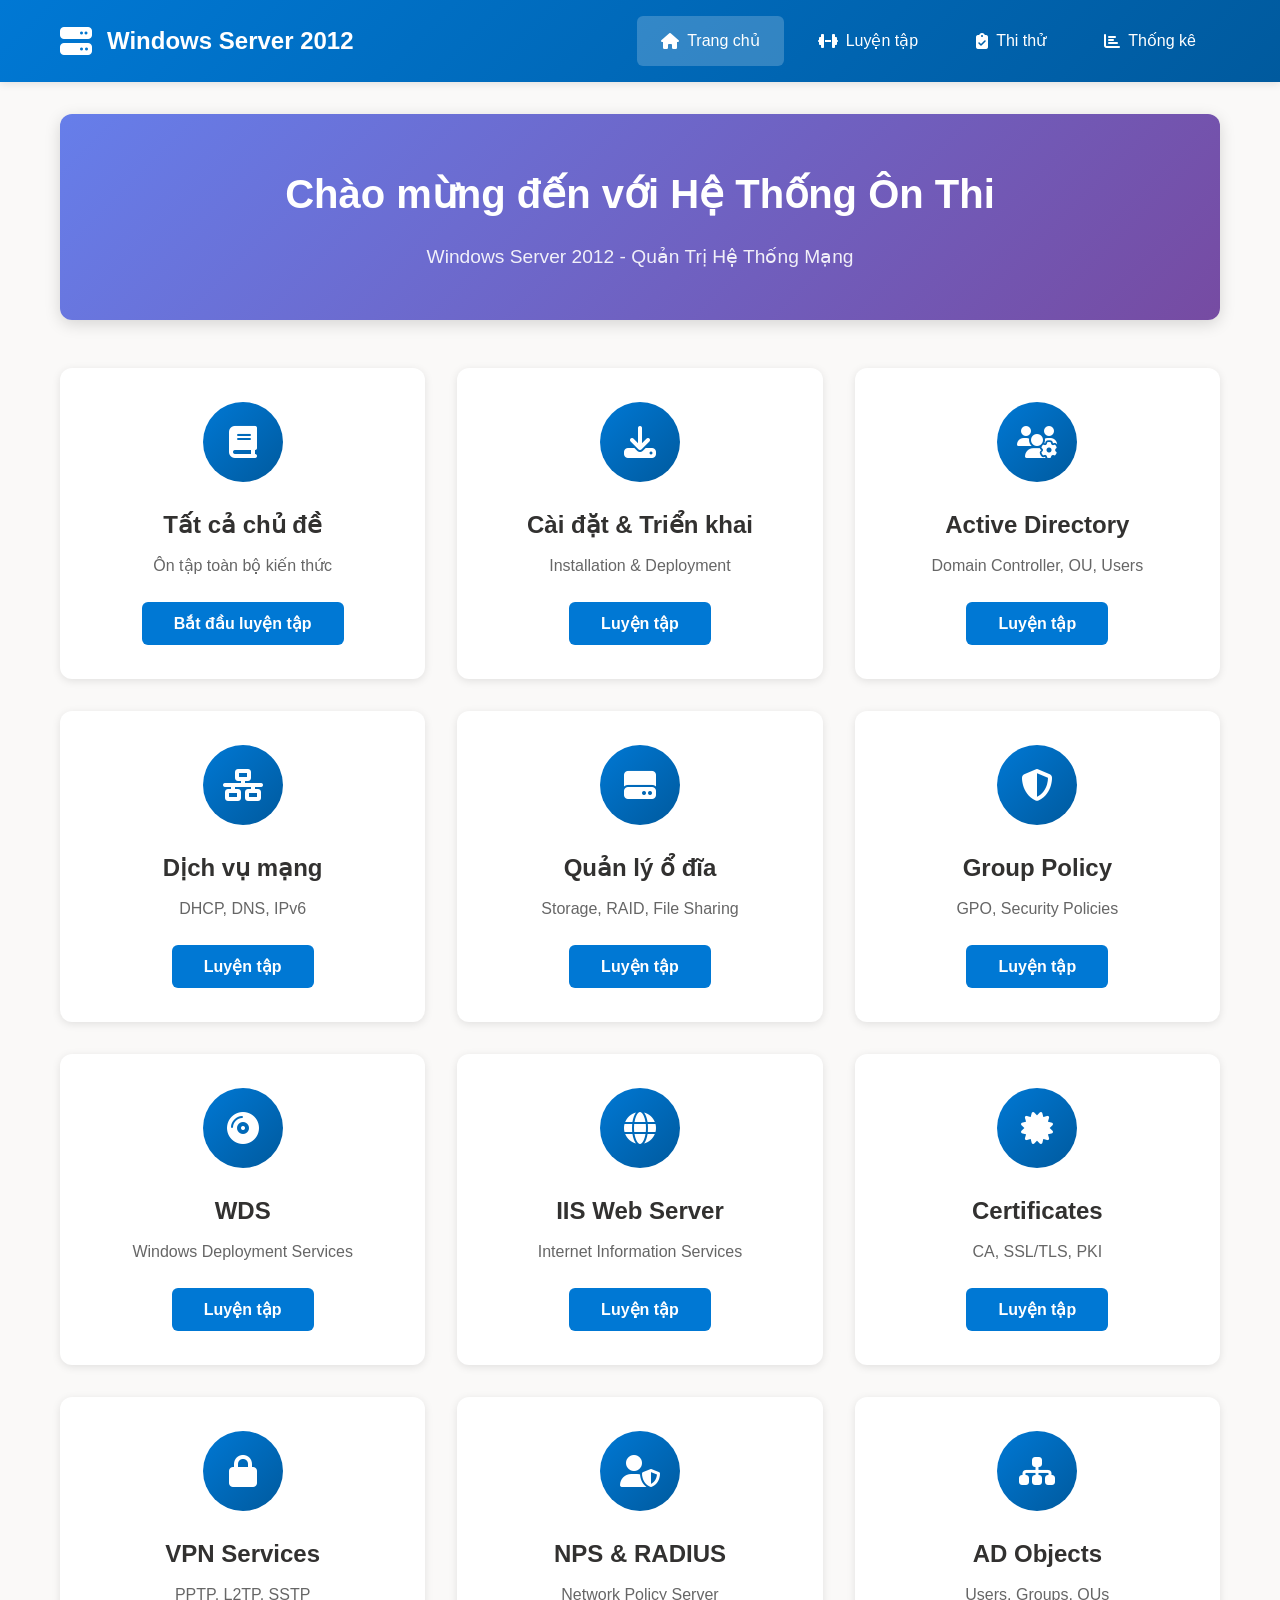
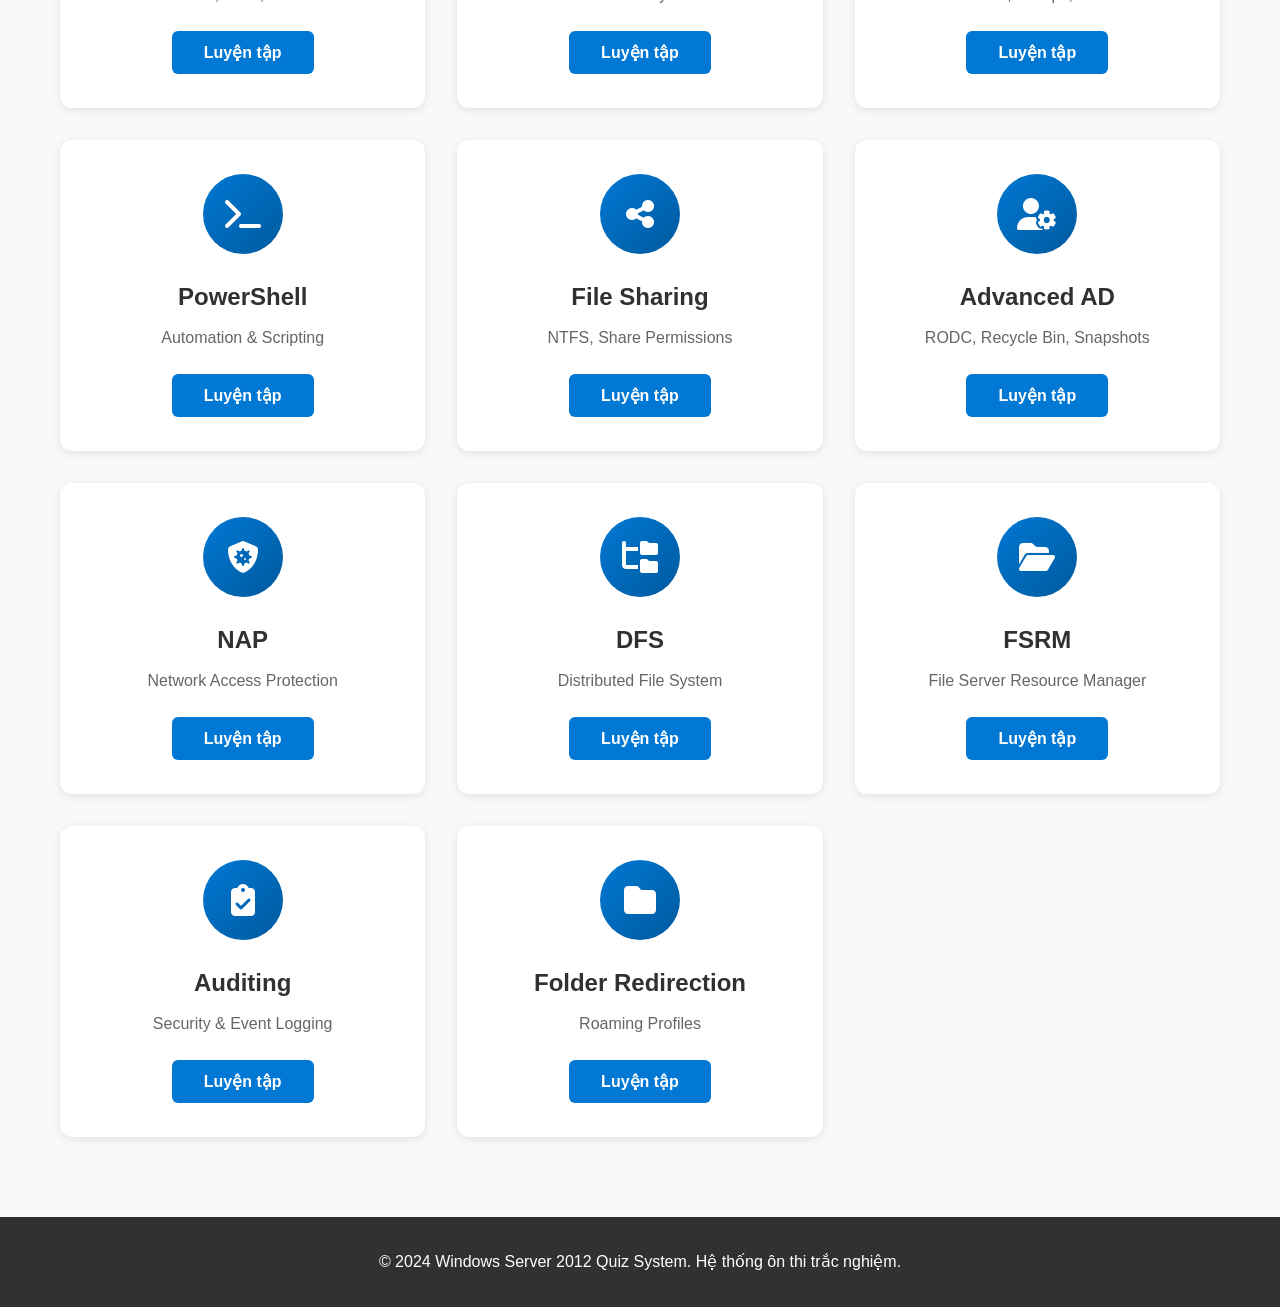
<file: index.html>
<!DOCTYPE html>
<html lang="vi">
<head>
    <meta charset="UTF-8">
    <meta name="viewport" content="width=device-width, initial-scale=1.0">
    <title>Ôn Thi Windows Server 2012 - Hệ Thống Trắc Nghiệm</title>
    <link rel="stylesheet" href="css/style.css">
    <link rel="stylesheet" href="https://cdnjs.cloudflare.com/ajax/libs/font-awesome/6.4.0/css/all.min.css">
</head>
<body>
    <!-- Header -->
    <header class="header">
        <div class="container">
            <div class="logo">
                <i class="fas fa-server"></i>
                <h1>Windows Server 2012</h1>
            </div>
            <nav class="nav">
                <a href="#" class="nav-link active" data-page="home">
                    <i class="fas fa-home"></i> Trang chủ
                </a>
                <a href="#" class="nav-link" data-page="practice">
                    <i class="fas fa-dumbbell"></i> Luyện tập
                </a>
                <a href="#" class="nav-link" data-page="exam">
                    <i class="fas fa-clipboard-check"></i> Thi thử
                </a>
                <a href="#" class="nav-link" data-page="statistics">
                    <i class="fas fa-chart-bar"></i> Thống kê
                </a>
            </nav>
        </div>
    </header>

    <!-- Main Content -->
    <main class="main-content">
        <!-- Home Page -->
        <div id="home-page" class="page active">
            <div class="container">
                <div class="hero">
                    <h2>Chào mừng đến với Hệ Thống Ôn Thi</h2>
                    <p>Windows Server 2012 - Quản Trị Hệ Thống Mạng</p>
                </div>

                <div class="topics-grid">
                    <div class="topic-card" data-topic="all">
                        <div class="topic-icon">
                            <i class="fas fa-book"></i>
                        </div>
                        <h3>Tất cả chủ đề</h3>
                        <p>Ôn tập toàn bộ kiến thức</p>
                        <button class="btn btn-primary" onclick="startPractice('all')">
                            Bắt đầu luyện tập
                        </button>
                    </div>

                    <div class="topic-card" data-topic="installation">
                        <div class="topic-icon">
                            <i class="fas fa-download"></i>
                        </div>
                        <h3>Cài đặt & Triển khai</h3>
                        <p>Installation & Deployment</p>
                        <button class="btn btn-primary" onclick="startPractice('installation')">
                            Luyện tập
                        </button>
                    </div>

                    <div class="topic-card" data-topic="active-directory">
                        <div class="topic-icon">
                            <i class="fas fa-users-cog"></i>
                        </div>
                        <h3>Active Directory</h3>
                        <p>Domain Controller, OU, Users</p>
                        <button class="btn btn-primary" onclick="startPractice('active-directory')">
                            Luyện tập
                        </button>
                    </div>

                    <div class="topic-card" data-topic="networking">
                        <div class="topic-icon">
                            <i class="fas fa-network-wired"></i>
                        </div>
                        <h3>Dịch vụ mạng</h3>
                        <p>DHCP, DNS, IPv6</p>
                        <button class="btn btn-primary" onclick="startPractice('networking')">
                            Luyện tập
                        </button>
                    </div>

                    <div class="topic-card" data-topic="storage">
                        <div class="topic-icon">
                            <i class="fas fa-hdd"></i>
                        </div>
                        <h3>Quản lý ổ đĩa</h3>
                        <p>Storage, RAID, File Sharing</p>
                        <button class="btn btn-primary" onclick="startPractice('storage')">
                            Luyện tập
                        </button>
                    </div>

                    <div class="topic-card" data-topic="group-policy">
                        <div class="topic-icon">
                            <i class="fas fa-shield-alt"></i>
                        </div>
                        <h3>Group Policy</h3>
                        <p>GPO, Security Policies</p>
                        <button class="btn btn-primary" onclick="startPractice('group-policy')">
                            Luyện tập
                        </button>
                    </div>

                    <div class="topic-card" data-topic="wds">
                        <div class="topic-icon">
                            <i class="fas fa-compact-disc"></i>
                        </div>
                        <h3>WDS</h3>
                        <p>Windows Deployment Services</p>
                        <button class="btn btn-primary" onclick="startPractice('wds')">
                            Luyện tập
                        </button>
                    </div>

                    <div class="topic-card" data-topic="iis">
                        <div class="topic-icon">
                            <i class="fas fa-globe"></i>
                        </div>
                        <h3>IIS Web Server</h3>
                        <p>Internet Information Services</p>
                        <button class="btn btn-primary" onclick="startPractice('iis')">
                            Luyện tập
                        </button>
                    </div>

                    <div class="topic-card" data-topic="certificates">
                        <div class="topic-icon">
                            <i class="fas fa-certificate"></i>
                        </div>
                        <h3>Certificates</h3>
                        <p>CA, SSL/TLS, PKI</p>
                        <button class="btn btn-primary" onclick="startPractice('certificates')">
                            Luyện tập
                        </button>
                    </div>

                    <div class="topic-card" data-topic="vpn">
                        <div class="topic-icon">
                            <i class="fas fa-lock"></i>
                        </div>
                        <h3>VPN Services</h3>
                        <p>PPTP, L2TP, SSTP</p>
                        <button class="btn btn-primary" onclick="startPractice('vpn')">
                            Luyện tập
                        </button>
                    </div>

                    <div class="topic-card" data-topic="nps">
                        <div class="topic-icon">
                            <i class="fas fa-user-shield"></i>
                        </div>
                        <h3>NPS & RADIUS</h3>
                        <p>Network Policy Server</p>
                        <button class="btn btn-primary" onclick="startPractice('nps')">
                            Luyện tập
                        </button>
                    </div>

                    <div class="topic-card" data-topic="ad-objects">
                        <div class="topic-icon">
                            <i class="fas fa-sitemap"></i>
                        </div>
                        <h3>AD Objects</h3>
                        <p>Users, Groups, OUs</p>
                        <button class="btn btn-primary" onclick="startPractice('ad-objects')">
                            Luyện tập
                        </button>
                    </div>

                    <div class="topic-card" data-topic="powershell">
                        <div class="topic-icon">
                            <i class="fas fa-terminal"></i>
                        </div>
                        <h3>PowerShell</h3>
                        <p>Automation & Scripting</p>
                        <button class="btn btn-primary" onclick="startPractice('powershell')">
                            Luyện tập
                        </button>
                    </div>

                    <div class="topic-card" data-topic="file-sharing">
                        <div class="topic-icon">
                            <i class="fas fa-share-alt"></i>
                        </div>
                        <h3>File Sharing</h3>
                        <p>NTFS, Share Permissions</p>
                        <button class="btn btn-primary" onclick="startPractice('file-sharing')">
                            Luyện tập
                        </button>
                    </div>

                    <div class="topic-card" data-topic="advanced-ad">
                        <div class="topic-icon">
                            <i class="fas fa-user-cog"></i>
                        </div>
                        <h3>Advanced AD</h3>
                        <p>RODC, Recycle Bin, Snapshots</p>
                        <button class="btn btn-primary" onclick="startPractice('advanced-ad')">
                            Luyện tập
                        </button>
                    </div>

                    <div class="topic-card" data-topic="nap">
                        <div class="topic-icon">
                            <i class="fas fa-shield-virus"></i>
                        </div>
                        <h3>NAP</h3>
                        <p>Network Access Protection</p>
                        <button class="btn btn-primary" onclick="startPractice('nap')">
                            Luyện tập
                        </button>
                    </div>

                    <div class="topic-card" data-topic="dfs">
                        <div class="topic-icon">
                            <i class="fas fa-folder-tree"></i>
                        </div>
                        <h3>DFS</h3>
                        <p>Distributed File System</p>
                        <button class="btn btn-primary" onclick="startPractice('dfs')">
                            Luyện tập
                        </button>
                    </div>

                    <div class="topic-card" data-topic="fsrm">
                        <div class="topic-icon">
                            <i class="fas fa-folder-open"></i>
                        </div>
                        <h3>FSRM</h3>
                        <p>File Server Resource Manager</p>
                        <button class="btn btn-primary" onclick="startPractice('fsrm')">
                            Luyện tập
                        </button>
                    </div>

                    <div class="topic-card" data-topic="auditing">
                        <div class="topic-icon">
                            <i class="fas fa-clipboard-check"></i>
                        </div>
                        <h3>Auditing</h3>
                        <p>Security & Event Logging</p>
                        <button class="btn btn-primary" onclick="startPractice('auditing')">
                            Luyện tập
                        </button>
                    </div>

                    <div class="topic-card" data-topic="folder-redirection">
                        <div class="topic-icon">
                            <i class="fas fa-folder"></i>
                        </div>
                        <h3>Folder Redirection</h3>
                        <p>Roaming Profiles</p>
                        <button class="btn btn-primary" onclick="startPractice('folder-redirection')">
                            Luyện tập
                        </button>
                    </div>
                </div>
            </div>
        </div>

        <!-- Practice Page -->
        <div id="practice-page" class="page">
            <div class="container">
                <div class="quiz-container" id="quiz-container">
                    <div class="quiz-header">
                        <h2 id="quiz-title">Luyện tập trắc nghiệm</h2>
                        <div class="quiz-info">
                            <span class="question-counter">
                                Câu <span id="current-question">1</span>/<span id="total-questions">10</span>
                            </span>
                        </div>
                    </div>

                    <div class="quiz-body">
                        <div class="question-text" id="question-text"></div>
                        <div class="answers" id="answers"></div>
                    </div>

                    <div class="quiz-footer">
                        <button class="btn btn-secondary" id="prev-btn" onclick="previousQuestion()">
                            <i class="fas fa-arrow-left"></i> Câu trước
                        </button>
                        <button class="btn btn-primary" id="next-btn" onclick="nextQuestion()">
                            Câu sau <i class="fas fa-arrow-right"></i>
                        </button>
                        <button class="btn btn-success" id="submit-btn" onclick="submitQuiz()" style="display: none;">
                            <i class="fas fa-check"></i> Nộp bài
                        </button>
                    </div>
                </div>

                <!-- Practice Result Modal -->
                <div id="practice-result-modal" class="modal">
                    <div class="modal-content">
                        <div class="result-header">
                            <i class="fas fa-trophy"></i>
                            <h2>Kết quả luyện tập</h2>
                        </div>
                        <div class="result-body">
                            <div class="score-circle">
                                <div class="score-text">
                                    <span id="practice-score-percentage">0</span>%
                                </div>
                            </div>
                            <div class="result-details">
                                <p><strong>Số câu đúng:</strong> <span id="practice-correct-count">0</span></p>
                                <p><strong>Số câu sai:</strong> <span id="practice-wrong-count">0</span></p>
                                <p><strong>Tổng số câu:</strong> <span id="practice-total-count">0</span></p>
                            </div>
                        </div>
                        <div class="result-footer">
                            <button class="btn btn-primary" onclick="reviewPracticeAnswers()">
                                <i class="fas fa-eye"></i> Xem đáp án
                            </button>
                            <button class="btn btn-success" onclick="restartPractice()">
                                <i class="fas fa-redo"></i> Làm lại
                            </button>
                            <button class="btn btn-secondary" onclick="closePracticeResult()">
                                <i class="fas fa-home"></i> Trang chủ
                            </button>
                        </div>
                    </div>
                </div>
            </div>
        </div>

        <!-- Exam Page -->
        <div id="exam-page" class="page">
            <div class="container">
                <div class="exam-setup" id="exam-setup">
                    <h2>Cài đặt bài thi</h2>
                    <div class="form-group">
                        <label>Chọn chủ đề:</label>
                        <select id="exam-topic" class="form-control">
                            <option value="all">Tất cả chủ đề</option>
                            <option value="installation">Cài đặt & Triển khai</option>
                            <option value="active-directory">Active Directory</option>
                            <option value="ad-objects">AD Objects (Users, Groups, OUs)</option>
                            <option value="powershell">PowerShell</option>
                            <option value="networking">Dịch vụ mạng (DHCP, DNS)</option>
                            <option value="storage">Quản lý ổ đĩa</option>
                            <option value="file-sharing">File Sharing & Permissions</option>
                            <option value="group-policy">Group Policy</option>
                            <option value="wds">Windows Deployment Services</option>
                            <option value="iis">IIS Web Server</option>
                            <option value="certificates">Certificates & SSL/TLS</option>
                            <option value="advanced-ad">Advanced AD Features</option>
                            <option value="vpn">VPN Services</option>
                            <option value="nps">Network Policy Server (NPS)</option>
                            <option value="nap">Network Access Protection (NAP)</option>
                            <option value="dfs">Distributed File System (DFS)</option>
                            <option value="fsrm">File Server Resource Manager</option>
                            <option value="auditing">Auditing & Security</option>
                            <option value="folder-redirection">Folder Redirection</option>
                        </select>
                    </div>
                    <div class="form-group">
                        <label>Số lượng câu hỏi:</label>
                        <input type="number" id="exam-questions" class="form-control" value="20" min="5" max="50">
                    </div>
                    <div class="form-group">
                        <label>Thời gian (phút):</label>
                        <input type="number" id="exam-time" class="form-control" value="30" min="5" max="120">
                    </div>
                    <button class="btn btn-success btn-large" onclick="startExam()">
                        <i class="fas fa-play"></i> Bắt đầu thi
                    </button>
                </div>

                <div class="exam-container" id="exam-container" style="display: none;">
                    <div class="exam-header">
                        <h2>Bài thi trắc nghiệm</h2>
                        <div class="timer" id="timer">
                            <i class="fas fa-clock"></i>
                            <span id="time-remaining">30:00</span>
                        </div>
                    </div>
                    <div class="question-grid" id="question-grid"></div>
                    <div class="exam-question" id="exam-question"></div>
                    <div class="exam-footer">
                        <button class="btn btn-danger" onclick="endExam()">
                            <i class="fas fa-stop"></i> Kết thúc thi
                        </button>
                    </div>
                </div>

                <!-- Exam Result Modal -->
                <div id="exam-result-modal" class="modal">
                    <div class="modal-content">
                        <div class="result-header">
                            <i class="fas fa-award"></i>
                            <h2>Kết quả thi thử</h2>
                        </div>
                        <div class="result-body">
                            <div class="score-circle">
                                <div class="score-text">
                                    <span id="exam-score-percentage">0</span>%
                                </div>
                            </div>
                            <div class="result-details">
                                <p><strong>Số câu đúng:</strong> <span id="exam-correct-count">0</span></p>
                                <p><strong>Số câu sai:</strong> <span id="exam-wrong-count">0</span></p>
                                <p><strong>Tổng số câu:</strong> <span id="exam-total-count">0</span></p>
                                <p><strong>Thời gian:</strong> <span id="exam-time-taken">--:--</span></p>
                            </div>
                        </div>
                        <div class="result-footer">
                            <button class="btn btn-primary" onclick="reviewExamAnswers()">
                                <i class="fas fa-eye"></i> Xem đáp án
                            </button>
                            <button class="btn btn-success" onclick="restartExam()">
                                <i class="fas fa-redo"></i> Thi lại
                            </button>
                            <button class="btn btn-secondary" onclick="closeExamResult()">
                                <i class="fas fa-home"></i> Trang chủ
                            </button>
                        </div>
                    </div>
                </div>
            </div>
        </div>

        <!-- Statistics Page -->
        <div id="statistics-page" class="page">
            <div class="container">
                <h2>Thống kê kết quả học tập</h2>
                <div class="stats-grid">
                    <div class="stat-card">
                        <div class="stat-icon">
                            <i class="fas fa-clipboard-list"></i>
                        </div>
                        <div class="stat-info">
                            <h3 id="total-attempts">0</h3>
                            <p>Lượt thi</p>
                        </div>
                    </div>
                    <div class="stat-card">
                        <div class="stat-icon">
                            <i class="fas fa-star"></i>
                        </div>
                        <div class="stat-info">
                            <h3 id="average-score">0%</h3>
                            <p>Điểm trung bình</p>
                        </div>
                    </div>
                    <div class="stat-card">
                        <div class="stat-icon">
                            <i class="fas fa-trophy"></i>
                        </div>
                        <div class="stat-info">
                            <h3 id="best-score">0%</h3>
                            <p>Điểm cao nhất</p>
                        </div>
                    </div>
                    <div class="stat-card">
                        <div class="stat-icon">
                            <i class="fas fa-clock"></i>
                        </div>
                        <div class="stat-info">
                            <h3 id="total-time">0h</h3>
                            <p>Thời gian học</p>
                        </div>
                    </div>
                </div>
                <div class="history-table">
                    <h3>Lịch sử làm bài</h3>
                    <table id="history-table">
                        <thead>
                            <tr>
                                <th>Thời gian</th>
                                <th>Chủ đề</th>
                                <th>Số câu</th>
                                <th>Điểm</th>
                                <th>Kết quả</th>
                            </tr>
                        </thead>
                        <tbody id="history-tbody">
                            <tr>
                                <td colspan="5" class="no-data">Chưa có dữ liệu</td>
                            </tr>
                        </tbody>
                    </table>
                </div>
                <button class="btn btn-danger" onclick="clearHistory()">
                    <i class="fas fa-trash"></i> Xóa lịch sử
                </button>
            </div>
        </div>
    </main>

    <!-- Footer -->
    <footer class="footer">
        <div class="container">
            <p>&copy; 2024 Windows Server 2012 Quiz System. Hệ thống ôn thi trắc nghiệm.</p>
        </div>
    </footer>

    <script src="js/questions.js"></script>
    <script src="js/app.js"></script>
</body>
</html>
</file>
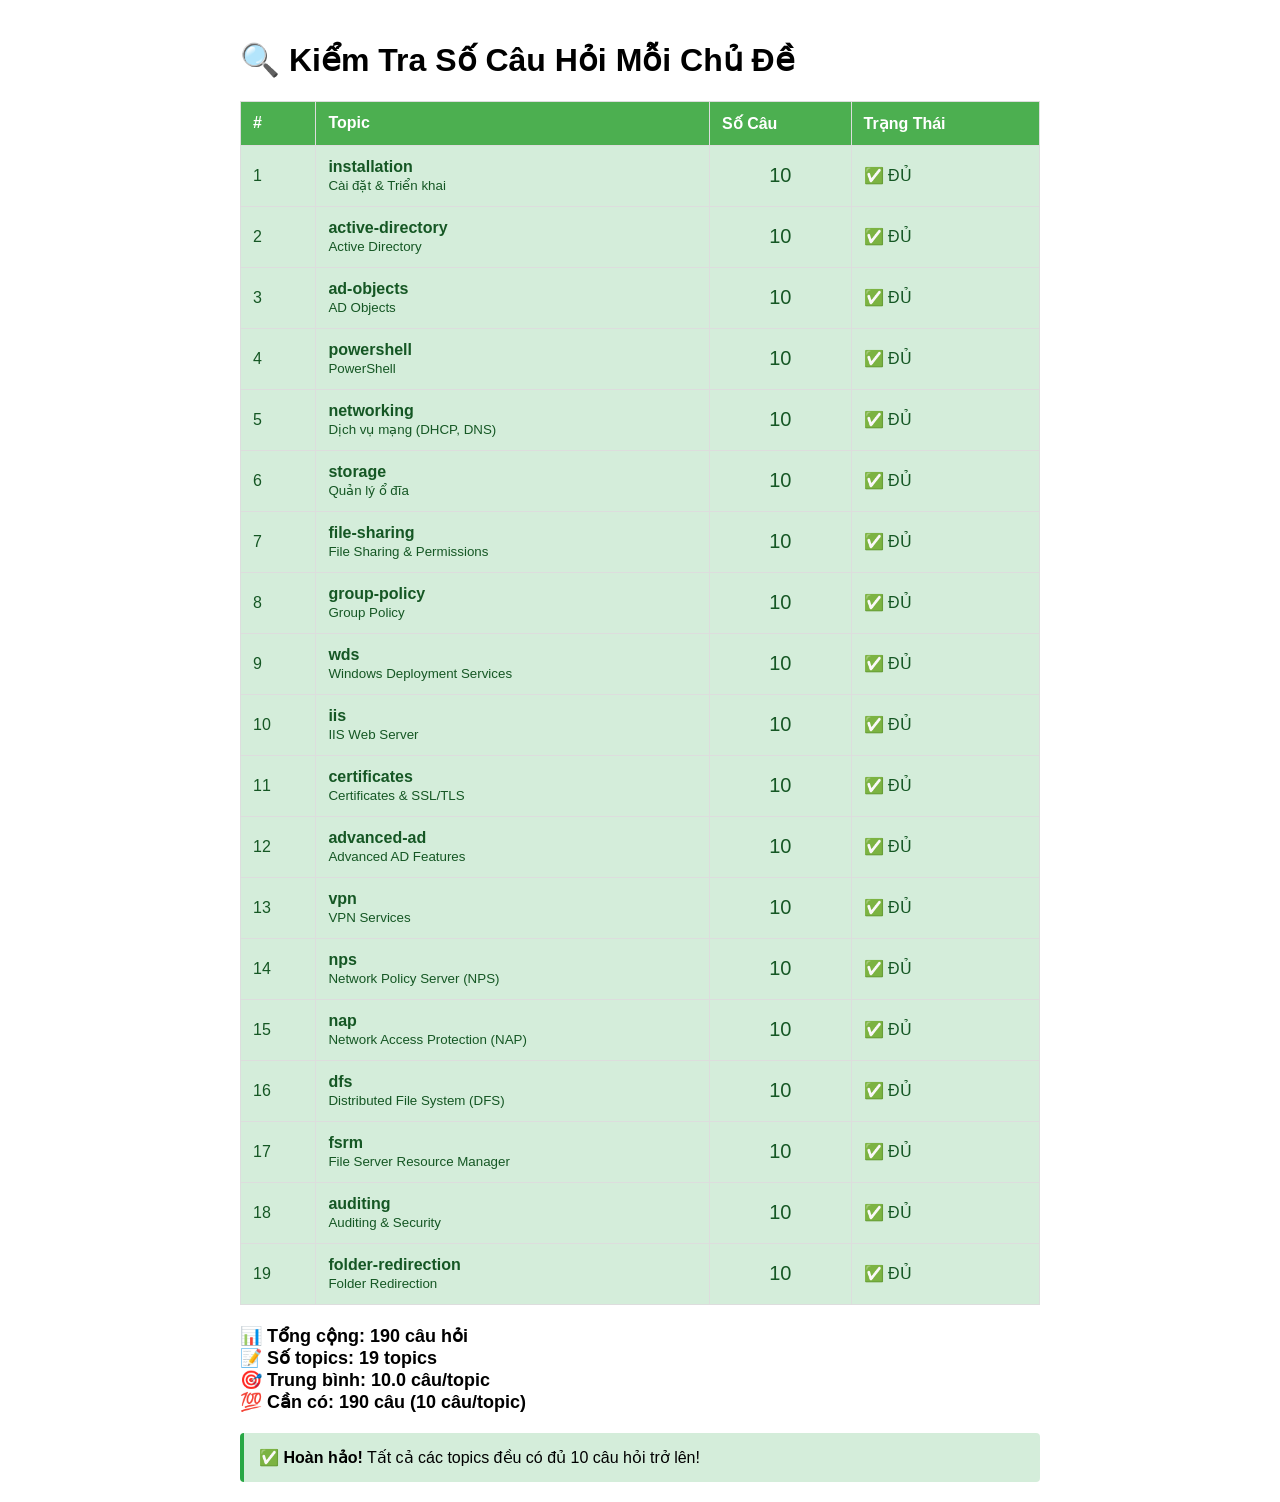
<file: check-questions-count.html>
<!DOCTYPE html>
<html lang="vi">
<head>
    <meta charset="UTF-8">
    <title>Check Questions Count</title>
    <style>
        body {
            font-family: Arial, sans-serif;
            padding: 20px;
            max-width: 800px;
            margin: 0 auto;
        }
        table {
            width: 100%;
            border-collapse: collapse;
            margin-top: 20px;
        }
        th, td {
            border: 1px solid #ddd;
            padding: 12px;
            text-align: left;
        }
        th {
            background-color: #4CAF50;
            color: white;
        }
        tr:nth-child(even) {
            background-color: #f2f2f2;
        }
        .warning {
            background-color: #fff3cd !important;
            color: #856404;
            font-weight: bold;
        }
        .error {
            background-color: #f8d7da !important;
            color: #721c24;
            font-weight: bold;
        }
        .success {
            background-color: #d4edda !important;
            color: #155724;
        }
        .total {
            font-weight: bold;
            font-size: 18px;
            margin-top: 20px;
        }
    </style>
</head>
<body>
    <h1>🔍 Kiểm Tra Số Câu Hỏi Mỗi Chủ Đề</h1>
    <div id="output"></div>

    <script src="js/questions.js"></script>
    <script>
        const output = document.getElementById('output');
        let html = '<table>';
        html += '<thead><tr><th>#</th><th>Topic</th><th>Số Câu</th><th>Trạng Thái</th></tr></thead>';
        html += '<tbody>';

        let totalQuestions = 0;
        let index = 1;
        const topicNames = {
            'installation': 'Cài đặt & Triển khai',
            'active-directory': 'Active Directory',
            'ad-objects': 'AD Objects',
            'powershell': 'PowerShell',
            'networking': 'Dịch vụ mạng (DHCP, DNS)',
            'storage': 'Quản lý ổ đĩa',
            'file-sharing': 'File Sharing & Permissions',
            'group-policy': 'Group Policy',
            'wds': 'Windows Deployment Services',
            'iis': 'IIS Web Server',
            'certificates': 'Certificates & SSL/TLS',
            'advanced-ad': 'Advanced AD Features',
            'vpn': 'VPN Services',
            'nps': 'Network Policy Server (NPS)',
            'nap': 'Network Access Protection (NAP)',
            'dfs': 'Distributed File System (DFS)',
            'fsrm': 'File Server Resource Manager',
            'auditing': 'Auditing & Security',
            'folder-redirection': 'Folder Redirection'
        };

        for (let topic in questionBank) {
            if (topic === 'all') continue;
            
            const questions = questionBank[topic];
            const count = questions ? questions.length : 0;
            totalQuestions += count;
            
            let statusClass = '';
            let status = '';
            
            if (count === 0) {
                statusClass = 'error';
                status = '❌ KHÔNG CÓ CÂU HỎI';
            } else if (count < 10) {
                statusClass = 'warning';
                status = `⚠️ THIẾU (cần thêm ${10 - count} câu)`;
            } else if (count === 10) {
                statusClass = 'success';
                status = '✅ ĐỦ';
            } else {
                statusClass = 'success';
                status = `✅ DƯ (${count - 10} câu)`;
            }
            
            html += `<tr class="${statusClass}">`;
            html += `<td>${index++}</td>`;
            html += `<td><strong>${topic}</strong><br><small>${topicNames[topic] || topic}</small></td>`;
            html += `<td style="text-align: center; font-size: 20px;">${count}</td>`;
            html += `<td>${status}</td>`;
            html += '</tr>';
        }
        
        html += '</tbody></table>';
        
        html += `<div class="total">`;
        html += `📊 <strong>Tổng cộng:</strong> ${totalQuestions} câu hỏi<br>`;
        html += `📝 <strong>Số topics:</strong> ${index - 1} topics<br>`;
        html += `🎯 <strong>Trung bình:</strong> ${(totalQuestions / (index - 1)).toFixed(1)} câu/topic<br>`;
        html += `💯 <strong>Cần có:</strong> ${(index - 1) * 10} câu (10 câu/topic)`;
        html += `</div>`;
        
        // Summary
        const topicsLessThan10 = Object.keys(questionBank).filter(t => 
            t !== 'all' && questionBank[t] && questionBank[t].length < 10
        );
        
        if (topicsLessThan10.length > 0) {
            html += `<div style="margin-top: 20px; padding: 15px; background: #fff3cd; border-left: 4px solid #ffc107; border-radius: 4px;">`;
            html += `<strong>⚠️ Cảnh báo:</strong> Có <strong>${topicsLessThan10.length} topics</strong> có ít hơn 10 câu hỏi:<br><br>`;
            topicsLessThan10.forEach(topic => {
                const count = questionBank[topic].length;
                html += `• <strong>${topic}</strong>: ${count} câu (thiếu ${10 - count} câu)<br>`;
            });
            html += `</div>`;
        } else {
            html += `<div style="margin-top: 20px; padding: 15px; background: #d4edda; border-left: 4px solid #28a745; border-radius: 4px;">`;
            html += `<strong>✅ Hoàn hảo!</strong> Tất cả các topics đều có đủ 10 câu hỏi trở lên!`;
            html += `</div>`;
        }
        
        output.innerHTML = html;
    </script>
</body>
</html>
</file>
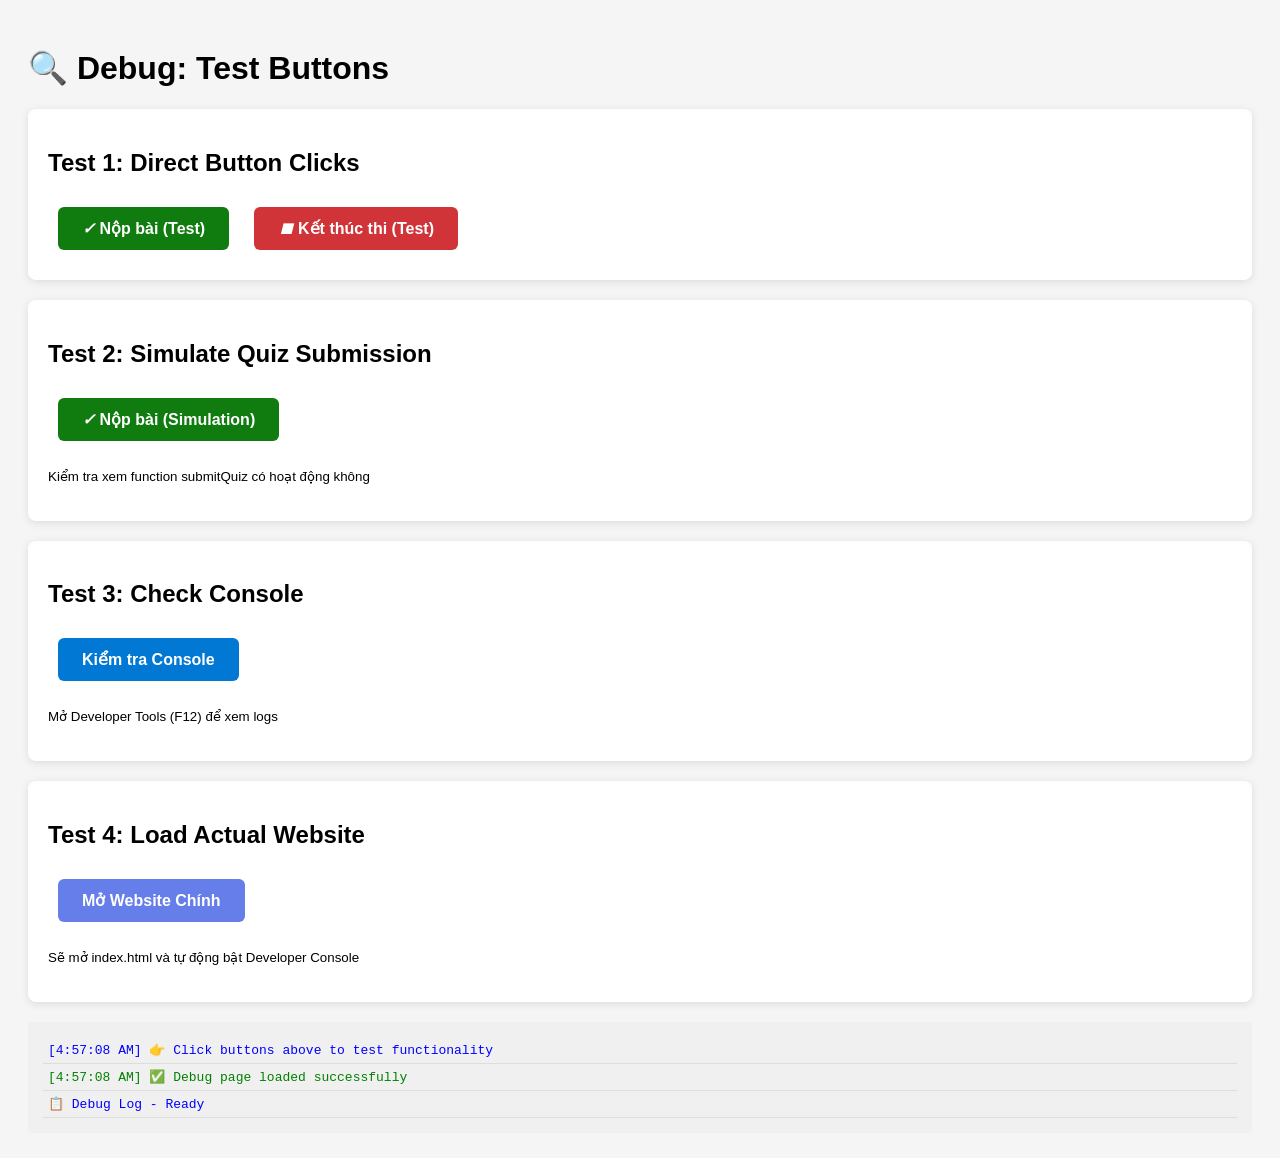
<file: debug.html>
<!DOCTYPE html>
<html lang="vi">
<head>
    <meta charset="UTF-8">
    <meta name="viewport" content="width=device-width, initial-scale=1.0">
    <title>Debug Buttons</title>
    <style>
        body {
            font-family: Arial, sans-serif;
            padding: 20px;
            background: #f5f5f5;
        }
        .test-section {
            background: white;
            padding: 20px;
            margin: 20px 0;
            border-radius: 8px;
            box-shadow: 0 2px 8px rgba(0,0,0,0.1);
        }
        .btn {
            padding: 12px 24px;
            margin: 10px;
            border: none;
            border-radius: 6px;
            cursor: pointer;
            font-size: 16px;
            font-weight: 600;
            transition: all 0.3s;
        }
        .btn-success {
            background: #107c10;
            color: white;
        }
        .btn-success:hover {
            background: #0e6b0e;
            transform: translateY(-2px);
        }
        .btn-danger {
            background: #d13438;
            color: white;
        }
        .btn-danger:hover {
            background: #a80000;
            transform: translateY(-2px);
        }
        .log {
            background: #f0f0f0;
            padding: 15px;
            margin-top: 20px;
            border-radius: 4px;
            font-family: monospace;
            max-height: 400px;
            overflow-y: auto;
        }
        .log-item {
            padding: 5px;
            border-bottom: 1px solid #ddd;
        }
        .success { color: green; }
        .error { color: red; }
        .info { color: blue; }
    </style>
</head>
<body>
    <h1>🔍 Debug: Test Buttons</h1>

    <div class="test-section">
        <h2>Test 1: Direct Button Clicks</h2>
        <button class="btn btn-success" onclick="testFunction('Submit Quiz')">
            <i>✓</i> Nộp bài (Test)
        </button>
        <button class="btn btn-danger" onclick="testFunction('End Exam')">
            <i>⏹</i> Kết thúc thi (Test)
        </button>
    </div>

    <div class="test-section">
        <h2>Test 2: Simulate Quiz Submission</h2>
        <button class="btn btn-success" id="submit-btn-test" onclick="simulateSubmit()">
            <i>✓</i> Nộp bài (Simulation)
        </button>
        <p><small>Kiểm tra xem function submitQuiz có hoạt động không</small></p>
    </div>

    <div class="test-section">
        <h2>Test 3: Check Console</h2>
        <button class="btn" style="background: #0078d4; color: white;" onclick="checkConsole()">
            Kiểm tra Console
        </button>
        <p><small>Mở Developer Tools (F12) để xem logs</small></p>
    </div>

    <div class="test-section">
        <h2>Test 4: Load Actual Website</h2>
        <button class="btn" style="background: #667eea; color: white;" onclick="loadActualWebsite()">
            Mở Website Chính
        </button>
        <p><small>Sẽ mở index.html và tự động bật Developer Console</small></p>
    </div>

    <div class="log" id="log">
        <div class="log-item info">📋 Debug Log - Ready</div>
    </div>

    <script>
        const log = document.getElementById('log');
        
        function addLog(message, type = 'info') {
            const item = document.createElement('div');
            item.className = `log-item ${type}`;
            item.textContent = `[${new Date().toLocaleTimeString()}] ${message}`;
            log.insertBefore(item, log.firstChild);
        }

        function testFunction(name) {
            addLog(`✅ ${name} button clicked successfully!`, 'success');
            console.log(`${name} clicked`);
            alert(`${name} hoạt động tốt!`);
        }

        function simulateSubmit() {
            addLog('🔄 Simulating submitQuiz()...', 'info');
            
            // Simulate the actual submitQuiz function
            try {
                const correctCount = 7;
                const totalQuestions = 10;
                const score = Math.round((correctCount / totalQuestions) * 100);
                
                addLog(`Calculated: ${score}% (${correctCount}/${totalQuestions})`, 'success');
                addLog('✅ submitQuiz() logic works!', 'success');
                
                alert(`Kết quả: ${score}%\nĐúng: ${correctCount}/${totalQuestions}`);
            } catch (error) {
                addLog(`❌ Error: ${error.message}`, 'error');
            }
        }

        function checkConsole() {
            addLog('Opening Developer Console...', 'info');
            console.log('%c=== BUTTON TEST ===', 'color: blue; font-size: 20px; font-weight: bold;');
            console.log('%c✓ If you see this, console logging works!', 'color: green;');
            console.log('%cTest submitQuiz:', 'font-weight: bold;');
            console.log('typeof submitQuiz:', typeof window.submitQuiz);
            console.log('typeof endExam:', typeof window.endExam);
            
            addLog('✅ Check console (F12) for details', 'success');
            alert('Kiểm tra Console (F12) để xem logs chi tiết!');
        }

        function loadActualWebsite() {
            addLog('🌐 Loading index.html...', 'info');
            window.open('index.html', '_blank');
            addLog('✅ Website opened in new tab', 'success');
        }

        // Auto test on load
        window.addEventListener('load', () => {
            addLog('✅ Debug page loaded successfully', 'success');
            addLog('👉 Click buttons above to test functionality', 'info');
        });

        // Test button accessibility
        document.querySelectorAll('.btn').forEach((btn, index) => {
            btn.addEventListener('mouseenter', () => {
                addLog(`👆 Hovering button ${index + 1}`, 'info');
            });
        });
    </script>
</body>
</html>
</file>
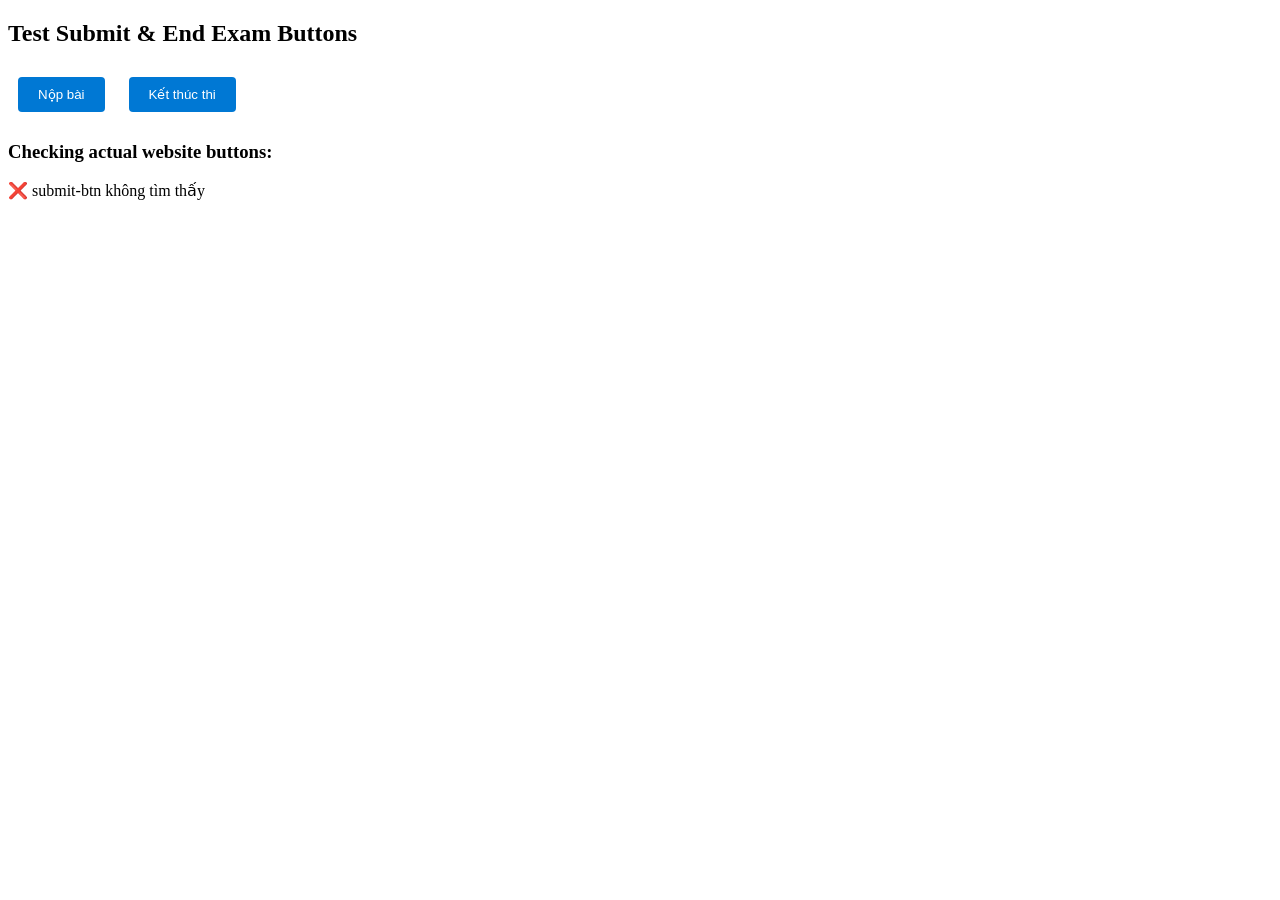
<file: test-buttons.html>
﻿<!DOCTYPE html>
<html>
<head>
    <title>Test Buttons</title>
    <style>
        .btn { 
            padding: 10px 20px; 
            margin: 10px;
            cursor: pointer;
            background: #0078d4;
            color: white;
            border: none;
            border-radius: 4px;
        }
        .btn:hover { background: #005a9e; }
    </style>
</head>
<body>
    <h2>Test Submit & End Exam Buttons</h2>
    <button class="btn" onclick="alert('Submit Quiz clicked!')">Nộp bài</button>
    <button class="btn" onclick="alert('End Exam clicked!')">Kết thúc thi</button>
    
    <h3>Checking actual website buttons:</h3>
    <div id="output"></div>
    
    <script>
        // Test if submitQuiz function exists
        setTimeout(() => {
            const output = document.getElementById('output');
            const issues = [];
            
            // Check submit button
            const submitBtn = document.getElementById('submit-btn');
            if (!submitBtn) issues.push('❌ submit-btn không tìm thấy');
            
            output.innerHTML = issues.length ? 
                issues.join('<br>') : 
                '✅ Buttons test OK. Mở index.html để kiểm tra!';
        }, 100);
    </script>
</body>
</html>
</file>
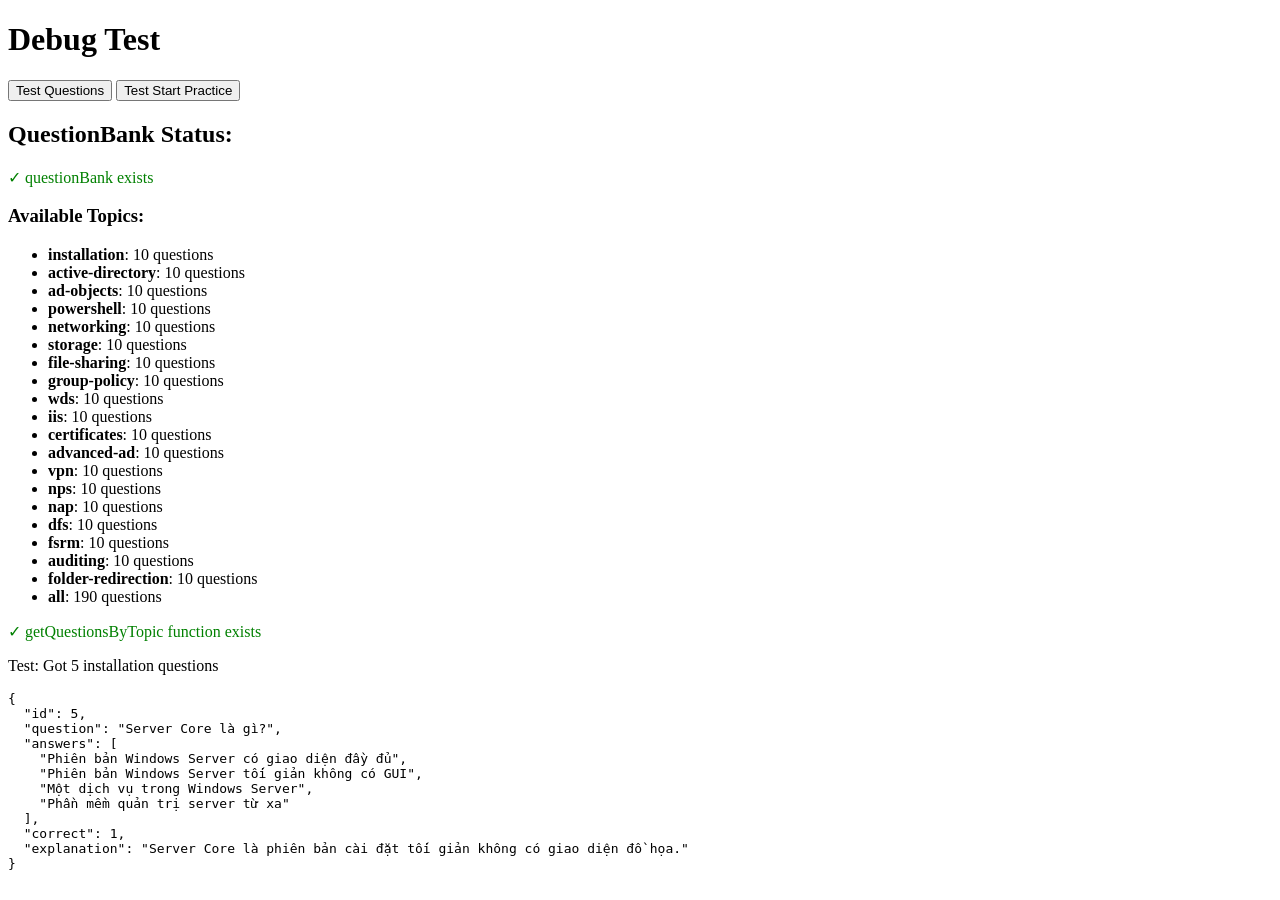
<file: test-debug.html>
<!DOCTYPE html>
<html lang="vi">
<head>
    <meta charset="UTF-8">
    <title>Debug Test</title>
</head>
<body>
    <h1>Debug Test</h1>
    <button onclick="testQuestions()">Test Questions</button>
    <button onclick="testStartPractice()">Test Start Practice</button>
    <div id="output"></div>

    <script src="js/questions.js"></script>
    <script>
        function testQuestions() {
            const output = document.getElementById('output');
            let html = '<h2>QuestionBank Status:</h2>';
            
            // Check if questionBank exists
            if (typeof questionBank === 'undefined') {
                html += '<p style="color: red;">ERROR: questionBank is undefined!</p>';
            } else {
                html += '<p style="color: green;">✓ questionBank exists</p>';
                
                // List all topics
                html += '<h3>Available Topics:</h3><ul>';
                for (let topic in questionBank) {
                    const count = questionBank[topic] ? questionBank[topic].length : 0;
                    html += `<li><strong>${topic}</strong>: ${count} questions</li>`;
                }
                html += '</ul>';
            }
            
            // Check if getQuestionsByTopic exists
            if (typeof getQuestionsByTopic === 'undefined') {
                html += '<p style="color: red;">ERROR: getQuestionsByTopic is undefined!</p>';
            } else {
                html += '<p style="color: green;">✓ getQuestionsByTopic function exists</p>';
                
                // Test getting questions
                try {
                    const testQuestions = getQuestionsByTopic('installation', 5);
                    html += `<p>Test: Got ${testQuestions.length} installation questions</p>`;
                    html += `<pre>${JSON.stringify(testQuestions[0], null, 2)}</pre>`;
                } catch (e) {
                    html += `<p style="color: red;">ERROR calling getQuestionsByTopic: ${e.message}</p>`;
                }
            }
            
            output.innerHTML = html;
        }
        
        function testStartPractice() {
            const output = document.getElementById('output');
            output.innerHTML = '<h2>Testing startPractice...</h2>';
            
            try {
                // Test if we can get questions
                const questions = getQuestionsByTopic('active-directory', 10);
                output.innerHTML += `<p style="color: green;">✓ Got ${questions.length} questions for active-directory</p>`;
                output.innerHTML += `<p>First question: ${questions[0].question}</p>`;
            } catch (e) {
                output.innerHTML += `<p style="color: red;">ERROR: ${e.message}</p>`;
                output.innerHTML += `<pre>${e.stack}</pre>`;
            }
        }
        
        // Auto-run test on load
        window.addEventListener('load', function() {
            console.log('Debug page loaded');
            testQuestions();
        });
    </script>
</body>
</html>
</file>
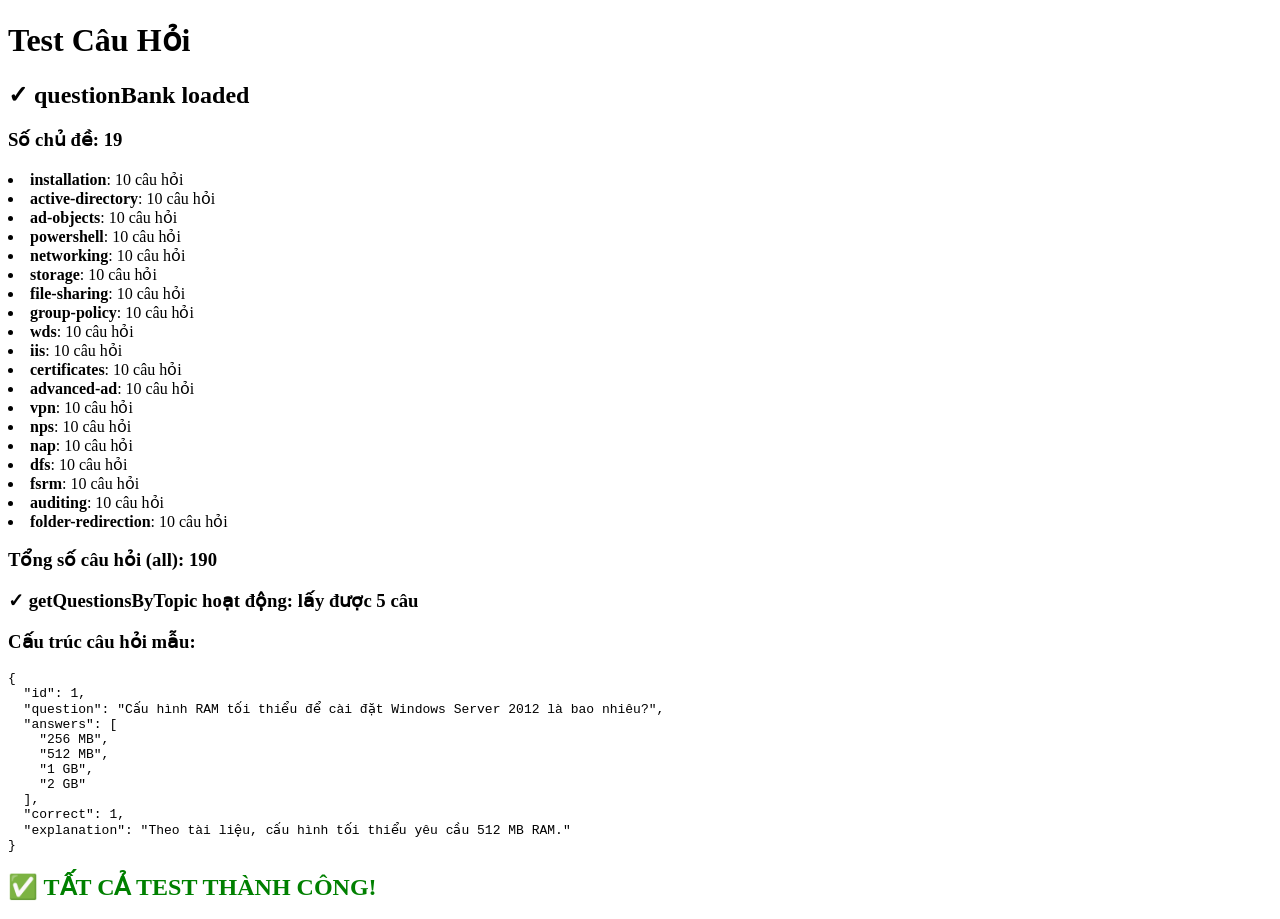
<file: test.html>
<!DOCTYPE html>
<html lang="vi">
<head>
    <meta charset="UTF-8">
    <title>Test Questions</title>
</head>
<body>
    <h1>Test Câu Hỏi</h1>
    <div id="output"></div>
    
    <script src="js/questions.js"></script>
    <script>
        // Test questions
        const output = document.getElementById('output');
        
        try {
            // Test 1: Check questionBank exists
            output.innerHTML += '<h2>✓ questionBank loaded</h2>';
            
            // Test 2: Check all topics
            const topics = Object.keys(questionBank);
            output.innerHTML += `<h3>Số chủ đề: ${topics.length - 1}</h3>`; // -1 vì có 'all'
            output.innerHTML += '<ul>';
            topics.forEach(topic => {
                if (topic !== 'all') {
                    const count = questionBank[topic].length;
                    output.innerHTML += `<li><strong>${topic}</strong>: ${count} câu hỏi</li>`;
                }
            });
            output.innerHTML += '</ul>';
            
            // Test 3: Check total questions
            output.innerHTML += `<h3>Tổng số câu hỏi (all): ${questionBank.all.length}</h3>`;
            
            // Test 4: Test getQuestionsByTopic function
            const testQuestions = getQuestionsByTopic('installation', 5);
            output.innerHTML += `<h3>✓ getQuestionsByTopic hoạt động: lấy được ${testQuestions.length} câu</h3>`;
            
            // Test 5: Check question structure
            const sampleQ = questionBank.installation[0];
            output.innerHTML += '<h3>Cấu trúc câu hỏi mẫu:</h3>';
            output.innerHTML += '<pre>' + JSON.stringify(sampleQ, null, 2) + '</pre>';
            
            output.innerHTML += '<h2 style="color: green;">✅ TẤT CẢ TEST THÀNH CÔNG!</h2>';
            
        } catch (error) {
            output.innerHTML += `<h2 style="color: red;">❌ LỖI: ${error.message}</h2>`;
            console.error(error);
        }
    </script>
</body>
</html>
</file>
<file: css/style.css>
/* ===== Global Styles ===== */
* {
    margin: 0;
    padding: 0;
    box-sizing: border-box;
}

:root {
    --primary-color: #0078d4;
    --secondary-color: #005a9e;
    --success-color: #107c10;
    --danger-color: #d13438;
    --warning-color: #ff8c00;
    --dark-color: #323130;
    --light-color: #f3f2f1;
    --text-color: #323130;
    --border-color: #edebe9;
    --shadow: 0 2px 8px rgba(0, 0, 0, 0.1);
    --shadow-lg: 0 4px 16px rgba(0, 0, 0, 0.15);
}

body {
    font-family: 'Segoe UI', Tahoma, Geneva, Verdana, sans-serif;
    line-height: 1.6;
    color: var(--text-color);
    background-color: #faf9f8;
}

.container {
    max-width: 1200px;
    margin: 0 auto;
    padding: 0 20px;
}

/* ===== Header ===== */
.header {
    background: linear-gradient(135deg, var(--primary-color) 0%, var(--secondary-color) 100%);
    color: white;
    padding: 1rem 0;
    box-shadow: var(--shadow);
    position: sticky;
    top: 0;
    z-index: 100;
}

.header .container {
    display: flex;
    justify-content: space-between;
    align-items: center;
}

.logo {
    display: flex;
    align-items: center;
    gap: 15px;
}

.logo i {
    font-size: 2rem;
}

.logo h1 {
    font-size: 1.5rem;
    font-weight: 600;
}

.nav {
    display: flex;
    gap: 10px;
}

.nav-link {
    color: white;
    text-decoration: none;
    padding: 0.75rem 1.5rem;
    border-radius: 6px;
    transition: all 0.3s ease;
    display: flex;
    align-items: center;
    gap: 8px;
}

.nav-link:hover,
.nav-link.active {
    background: rgba(255, 255, 255, 0.2);
}

/* ===== Main Content ===== */
.main-content {
    min-height: calc(100vh - 160px);
    padding: 2rem 0;
}

.page {
    display: none;
    animation: fadeIn 0.3s ease;
}

.page.active {
    display: block;
}

@keyframes fadeIn {
    from {
        opacity: 0;
        transform: translateY(10px);
    }
    to {
        opacity: 1;
        transform: translateY(0);
    }
}

/* ===== Hero Section ===== */
.hero {
    text-align: center;
    padding: 3rem 0;
    background: linear-gradient(135deg, #667eea 0%, #764ba2 100%);
    color: white;
    border-radius: 12px;
    margin-bottom: 3rem;
    box-shadow: var(--shadow-lg);
}

.hero h2 {
    font-size: 2.5rem;
    margin-bottom: 1rem;
}

.hero p {
    font-size: 1.2rem;
    opacity: 0.9;
}

/* ===== Topics Grid ===== */
.topics-grid {
    display: grid;
    grid-template-columns: repeat(auto-fit, minmax(300px, 1fr));
    gap: 2rem;
    margin-top: 2rem;
}

.topic-card {
    background: white;
    border-radius: 12px;
    padding: 2rem;
    text-align: center;
    box-shadow: var(--shadow);
    transition: all 0.3s ease;
    border: 2px solid transparent;
}

.topic-card:hover {
    transform: translateY(-5px);
    box-shadow: var(--shadow-lg);
    border-color: var(--primary-color);
}

.topic-icon {
    width: 80px;
    height: 80px;
    margin: 0 auto 1.5rem;
    background: linear-gradient(135deg, var(--primary-color) 0%, var(--secondary-color) 100%);
    border-radius: 50%;
    display: flex;
    align-items: center;
    justify-content: center;
    color: white;
    font-size: 2rem;
}

.topic-card h3 {
    font-size: 1.5rem;
    margin-bottom: 0.5rem;
    color: var(--dark-color);
}

.topic-card p {
    color: #666;
    margin-bottom: 1.5rem;
}

/* ===== Buttons ===== */
.btn {
    display: inline-block;
    padding: 0.75rem 2rem;
    border: none;
    border-radius: 6px;
    cursor: pointer;
    font-size: 1rem;
    font-weight: 600;
    transition: all 0.3s ease;
    text-decoration: none;
    text-align: center;
}

.btn i {
    margin-right: 5px;
}

.btn-primary {
    background: var(--primary-color);
    color: white;
}

.btn-primary:hover {
    background: var(--secondary-color);
    transform: translateY(-2px);
    box-shadow: var(--shadow);
}

.btn-secondary {
    background: #6c757d;
    color: white;
}

.btn-secondary:hover {
    background: #5a6268;
}

.btn-success {
    background: var(--success-color);
    color: white;
}

.btn-success:hover {
    background: #0e6b0e;
}

.btn-danger {
    background: var(--danger-color);
    color: white;
}

.btn-danger:hover {
    background: #a80000;
}

.btn-large {
    padding: 1rem 3rem;
    font-size: 1.2rem;
}

/* ===== Quiz Container ===== */
.quiz-container {
    background: white;
    border-radius: 12px;
    padding: 2rem;
    box-shadow: var(--shadow-lg);
    max-width: 900px;
    margin: 0 auto;
}

.quiz-header {
    border-bottom: 2px solid var(--border-color);
    padding-bottom: 1.5rem;
    margin-bottom: 2rem;
}

.quiz-header h2 {
    font-size: 1.8rem;
    color: var(--dark-color);
    margin-bottom: 1rem;
}

.quiz-info {
    display: flex;
    justify-content: space-between;
    align-items: center;
}

.question-counter {
    background: var(--primary-color);
    color: white;
    padding: 0.5rem 1rem;
    border-radius: 20px;
    font-weight: 600;
}

.quiz-body {
    margin-bottom: 2rem;
}

.question-text {
    font-size: 1.3rem;
    line-height: 1.8;
    margin-bottom: 2rem;
    color: var(--dark-color);
    font-weight: 500;
}

.answers {
    display: flex;
    flex-direction: column;
    gap: 1rem;
}

.answer-option {
    background: var(--light-color);
    padding: 1.5rem;
    border-radius: 8px;
    cursor: pointer;
    transition: all 0.3s ease;
    border: 2px solid transparent;
    display: flex;
    align-items: center;
    gap: 1rem;
}

.answer-option:hover {
    background: #e1dfdd;
    border-color: var(--primary-color);
}

.answer-option.selected {
    background: #cfe4ff;
    border-color: var(--primary-color);
}

.answer-option.correct {
    background: #dff6dd;
    border-color: var(--success-color);
}

.answer-option.wrong {
    background: #fde7e9;
    border-color: var(--danger-color);
}

.answer-option input[type="radio"] {
    width: 20px;
    height: 20px;
    cursor: pointer;
}

.answer-label {
    flex: 1;
    font-size: 1.1rem;
    cursor: pointer;
}

.quiz-footer {
    display: flex;
    justify-content: space-between;
    gap: 1rem;
    border-top: 2px solid var(--border-color);
    padding-top: 1.5rem;
}

/* ===== Modal ===== */
.modal {
    display: none;
    position: fixed;
    top: 0;
    left: 0;
    width: 100%;
    height: 100%;
    background: rgba(0, 0, 0, 0.7);
    z-index: 1000;
    align-items: center;
    justify-content: center;
}

.modal.active {
    display: flex;
}

.modal-content {
    background: white;
    border-radius: 12px;
    padding: 2rem;
    max-width: 600px;
    width: 90%;
    box-shadow: var(--shadow-lg);
    animation: slideIn 0.3s ease;
}

@keyframes slideIn {
    from {
        transform: translateY(-50px);
        opacity: 0;
    }
    to {
        transform: translateY(0);
        opacity: 1;
    }
}

.result-header {
    text-align: center;
    margin-bottom: 2rem;
}

.result-header i {
    font-size: 4rem;
    color: var(--warning-color);
    margin-bottom: 1rem;
}

.result-header h2 {
    font-size: 2rem;
    color: var(--dark-color);
}

.result-body {
    text-align: center;
    margin-bottom: 2rem;
}

.score-circle {
    width: 200px;
    height: 200px;
    border-radius: 50%;
    background: linear-gradient(135deg, var(--primary-color) 0%, var(--secondary-color) 100%);
    margin: 0 auto 2rem;
    display: flex;
    align-items: center;
    justify-content: center;
    box-shadow: var(--shadow-lg);
}

.score-text {
    color: white;
    font-size: 3rem;
    font-weight: bold;
}

.result-details {
    background: var(--light-color);
    padding: 1.5rem;
    border-radius: 8px;
}

.result-details p {
    font-size: 1.2rem;
    margin-bottom: 0.5rem;
}

.result-footer {
    display: flex;
    gap: 1rem;
    justify-content: center;
    flex-wrap: wrap;
}

/* ===== Exam Page ===== */
.exam-setup {
    background: white;
    border-radius: 12px;
    padding: 3rem;
    max-width: 600px;
    margin: 0 auto;
    box-shadow: var(--shadow-lg);
}

.exam-setup h2 {
    text-align: center;
    font-size: 2rem;
    margin-bottom: 2rem;
    color: var(--dark-color);
}

.form-group {
    margin-bottom: 1.5rem;
}

.form-group label {
    display: block;
    font-weight: 600;
    margin-bottom: 0.5rem;
    color: var(--dark-color);
}

.form-control {
    width: 100%;
    padding: 0.75rem;
    border: 2px solid var(--border-color);
    border-radius: 6px;
    font-size: 1rem;
    transition: border-color 0.3s ease;
}

.form-control:focus {
    outline: none;
    border-color: var(--primary-color);
}

.exam-container .exam-header {
    background: white;
    padding: 1.5rem;
    border-radius: 12px;
    margin-bottom: 2rem;
    box-shadow: var(--shadow);
    display: flex;
    justify-content: space-between;
    align-items: center;
}

.timer {
    font-size: 1.5rem;
    font-weight: bold;
    color: var(--danger-color);
    display: flex;
    align-items: center;
    gap: 10px;
}

.question-grid {
    background: white;
    padding: 1.5rem;
    border-radius: 12px;
    margin-bottom: 2rem;
    box-shadow: var(--shadow);
}

.question-grid-title {
    font-size: 1.2rem;
    margin-bottom: 1rem;
    color: var(--dark-color);
}

.question-numbers {
    display: grid;
    grid-template-columns: repeat(auto-fill, minmax(50px, 1fr));
    gap: 10px;
}

.question-number {
    padding: 0.75rem;
    text-align: center;
    border: 2px solid var(--border-color);
    border-radius: 6px;
    cursor: pointer;
    transition: all 0.3s ease;
    font-weight: 600;
}

.question-number:hover {
    background: var(--light-color);
}

.question-number.current {
    background: var(--primary-color);
    color: white;
    border-color: var(--primary-color);
}

.question-number.answered {
    background: var(--success-color);
    color: white;
    border-color: var(--success-color);
}

/* ===== Statistics Page ===== */
.stats-grid {
    display: grid;
    grid-template-columns: repeat(auto-fit, minmax(250px, 1fr));
    gap: 2rem;
    margin-bottom: 3rem;
}

.stat-card {
    background: white;
    border-radius: 12px;
    padding: 2rem;
    box-shadow: var(--shadow);
    display: flex;
    align-items: center;
    gap: 1.5rem;
}

.stat-icon {
    width: 70px;
    height: 70px;
    border-radius: 12px;
    background: linear-gradient(135deg, var(--primary-color) 0%, var(--secondary-color) 100%);
    display: flex;
    align-items: center;
    justify-content: center;
    color: white;
    font-size: 2rem;
}

.stat-info h3 {
    font-size: 2rem;
    color: var(--dark-color);
    margin-bottom: 0.25rem;
}

.stat-info p {
    color: #666;
    font-size: 1rem;
}

.history-table {
    background: white;
    border-radius: 12px;
    padding: 2rem;
    box-shadow: var(--shadow);
    margin-bottom: 2rem;
}

.history-table h3 {
    font-size: 1.5rem;
    margin-bottom: 1.5rem;
    color: var(--dark-color);
}

table {
    width: 100%;
    border-collapse: collapse;
}

table thead {
    background: var(--light-color);
}

table th,
table td {
    padding: 1rem;
    text-align: left;
    border-bottom: 1px solid var(--border-color);
}

table th {
    font-weight: 600;
    color: var(--dark-color);
}

.no-data {
    text-align: center;
    color: #666;
    padding: 2rem !important;
}

.badge {
    display: inline-block;
    padding: 0.25rem 0.75rem;
    border-radius: 20px;
    font-size: 0.9rem;
    font-weight: 600;
}

.badge-success {
    background: var(--success-color);
    color: white;
}

.badge-danger {
    background: var(--danger-color);
    color: white;
}

.badge-warning {
    background: var(--warning-color);
    color: white;
}

/* ===== Footer ===== */
.footer {
    background: var(--dark-color);
    color: white;
    text-align: center;
    padding: 2rem 0;
    margin-top: 3rem;
}

/* ===== Responsive ===== */
@media (max-width: 768px) {
    .header .container {
        flex-direction: column;
        gap: 1rem;
    }

    .nav {
        flex-wrap: wrap;
        justify-content: center;
    }

    .hero h2 {
        font-size: 1.8rem;
    }

    .topics-grid {
        grid-template-columns: 1fr;
    }

    .quiz-footer {
        flex-direction: column;
    }

    .result-footer {
        flex-direction: column;
    }

    .btn {
        width: 100%;
    }
}

/* ===== Loading Animation ===== */
.loading {
    display: inline-block;
    width: 20px;
    height: 20px;
    border: 3px solid rgba(255, 255, 255, 0.3);
    border-radius: 50%;
    border-top-color: white;
    animation: spin 1s ease-in-out infinite;
}

@keyframes spin {
    to { transform: rotate(360deg); }
}


/* ===== Enhanced Statistics ===== */
.stats-grid {
    display: grid;
    grid-template-columns: repeat(auto-fit, minmax(250px, 1fr));
    gap: 20px;
    margin-bottom: 3rem;
}

.stat-card {
    background: white;
    border-radius: 12px;
    padding: 2rem;
    box-shadow: var(--shadow);
    transition: all 0.3s ease;
    display: flex;
    align-items: center;
    gap: 1.5rem;
    border-left: 4px solid var(--primary-color);
}

.stat-card:hover {
    transform: translateY(-5px);
    box-shadow: var(--shadow-lg);
}

.stat-icon {
    width: 60px;
    height: 60px;
    background: linear-gradient(135deg, var(--primary-color) 0%, var(--secondary-color) 100%);
    border-radius: 12px;
    display: flex;
    align-items: center;
    justify-content: center;
    color: white;
    font-size: 1.8rem;
    flex-shrink: 0;
}

.stat-info h3 {
    font-size: 2rem;
    margin: 0;
    color: var(--primary-color);
}

.stat-info p {
    margin: 0.5rem 0 0;
    color: #666;
    font-size: 0.9rem;
}

/* ===== History Table Enhancement ===== */
.history-table {
    background: white;
    border-radius: 12px;
    padding: 2rem;
    box-shadow: var(--shadow);
    overflow-x: auto;
}

.history-table h3 {
    margin-bottom: 1.5rem;
    color: var(--dark-color);
}

#history-table {
    width: 100%;
    border-collapse: collapse;
}

#history-table thead {
    background: linear-gradient(135deg, var(--primary-color) 0%, var(--secondary-color) 100%);
    color: white;
}

#history-table th {
    padding: 1rem;
    text-align: left;
    font-weight: 600;
}

#history-table td {
    padding: 1rem;
    border-bottom: 1px solid var(--border-color);
}

#history-table tbody tr:hover {
    background: #f8f9fa;
}

.badge {
    display: inline-block;
    padding: 0.35rem 0.75rem;
    border-radius: 20px;
    font-size: 0.875rem;
    font-weight: 600;
}

.badge-success {
    background: #d4edda;
    color: #155724;
}

.badge-warning {
    background: #fff3cd;
    color: #856404;
}

.badge-danger {
    background: #f8d7da;
    color: #721c24;
}

/* ===== Answer Options Enhancement ===== */
.answer-option.correct {
    background: #d4edda !important;
    border-color: #28a745 !important;
}

.answer-option.wrong {
    background: #f8d7da !important;
    border-color: #dc3545 !important;
}

/* ===== Modal Enhancement ===== */
.modal {
    display: none;
    position: fixed;
    top: 0;
    left: 0;
    width: 100%;
    height: 100%;
    background: rgba(0, 0, 0, 0.7);
    z-index: 1000;
    align-items: center;
    justify-content: center;
    animation: fadeIn 0.3s ease;
}

.modal.active {
    display: flex;
}

.modal-content {
    background: white;
    border-radius: 12px;
    padding: 2rem;
    max-width: 500px;
    width: 90%;
    box-shadow: 0 10px 40px rgba(0, 0, 0, 0.3);
    animation: slideUp 0.3s ease;
}

@keyframes slideUp {
    from {
        opacity: 0;
        transform: translateY(30px);
    }
    to {
        opacity: 1;
        transform: translateY(0);
    }
}

.result-header {
    text-align: center;
    margin-bottom: 2rem;
}

.result-header i {
    font-size: 4rem;
    color: #ffc107;
    margin-bottom: 1rem;
}

.score-circle {
    width: 150px;
    height: 150px;
    margin: 0 auto 2rem;
    border-radius: 50%;
    background: linear-gradient(135deg, var(--primary-color) 0%, var(--secondary-color) 100%);
    display: flex;
    align-items: center;
    justify-content: center;
    box-shadow: 0 4px 20px rgba(0, 120, 212, 0.3);
}

.score-text {
    color: white;
    font-size: 3rem;
    font-weight: bold;
}

.result-details {
    text-align: center;
    margin-bottom: 2rem;
}

.result-details p {
    margin: 0.5rem 0;
    font-size: 1.1rem;
}

.result-footer {
    display: flex;
    gap: 10px;
    justify-content: center;
    flex-wrap: wrap;
}

/* ===== Responsive Design ===== */
@media (max-width: 768px) {
    .topics-grid {
        grid-template-columns: 1fr;
    }
    
    .stats-grid {
        grid-template-columns: 1fr;
    }
    
    .nav {
        flex-direction: column;
        gap: 5px;
    }
    
    .hero h2 {
        font-size: 1.8rem;
    }
    
    #history-table {
        font-size: 0.85rem;
    }
    
    #history-table th,
    #history-table td {
        padding: 0.5rem;
    }
}


/* ===== Button Fixes ===== */
.quiz-footer {
    margin-top: 2rem;
    display: flex;
    gap: 10px;
    justify-content: center;
    flex-wrap: wrap;
    position: relative;
    z-index: 10;
}

.quiz-footer .btn {
    min-width: 120px;
    pointer-events: auto !important;
    cursor: pointer !important;
    position: relative;
    z-index: 10;
}

.quiz-footer .btn:disabled {
    opacity: 0.5;
    cursor: not-allowed !important;
    pointer-events: none !important;
}

#submit-btn,
.btn-success {
    background: #107c10 !important;
    color: white !important;
    font-weight: 600;
    transition: all 0.3s ease;
}

#submit-btn:hover:not(:disabled),
.btn-success:hover:not(:disabled) {
    background: #0e6b0e !important;
    transform: translateY(-2px);
    box-shadow: 0 4px 12px rgba(16, 124, 16, 0.3);
}

.exam-footer {
    margin-top: 2rem;
    padding: 1.5rem;
    text-align: center;
    background: white;
    border-radius: 8px;
    box-shadow: var(--shadow);
}

.exam-footer .btn {
    min-width: 180px;
    padding: 1rem 2rem;
    font-size: 1.1rem;
}
</file>
